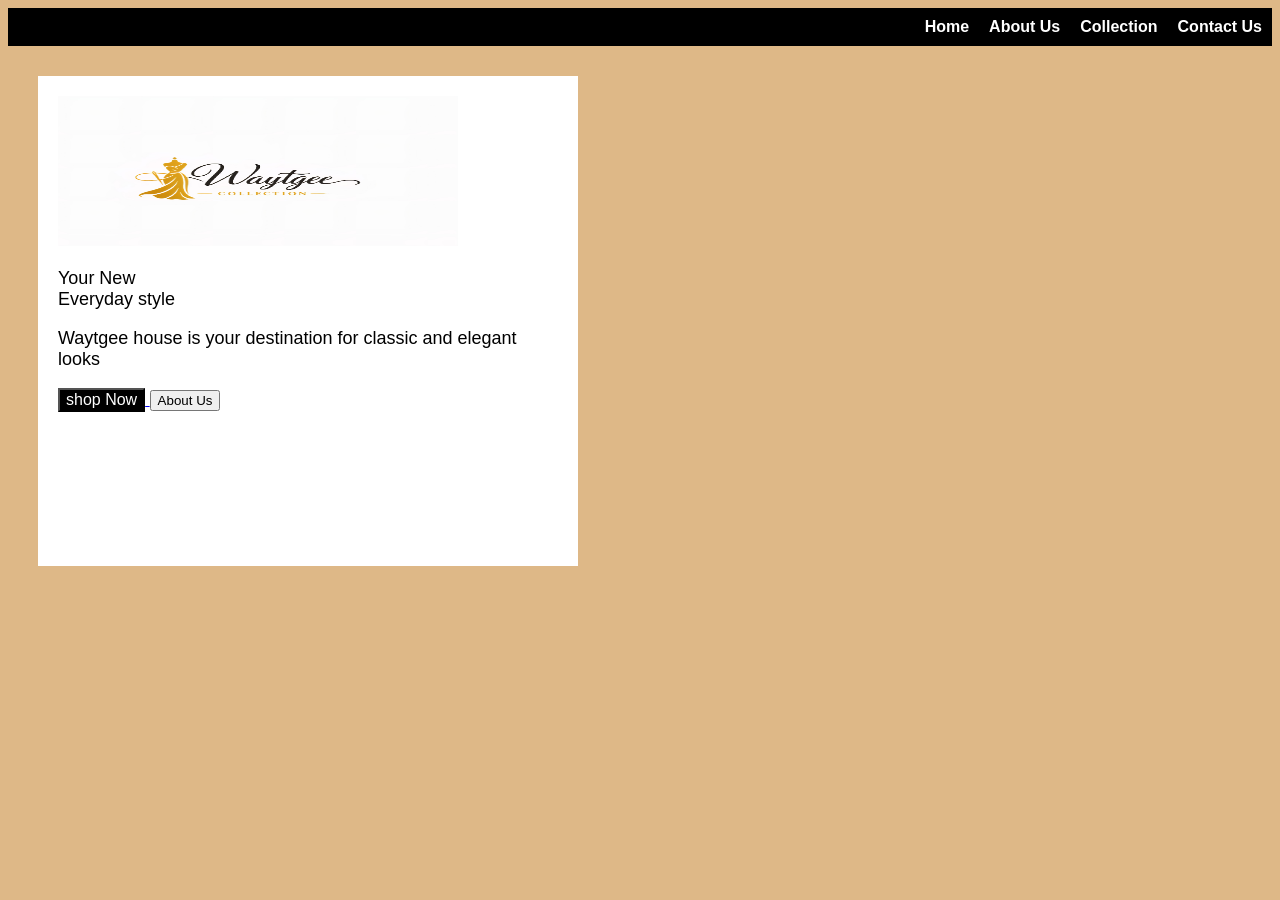
<file: wayt/index.html>
<!DOCTYPE html>
<html>
    <head>
        <title>WAYTGEE COLLECTION</title>
    
     <meta charset="UTF-8">
        <meta name="viewport"content="width=device-width, initial-scale=1.0">
    <meta property="og:title" content="Waytgee Collection">
    <meta property="og:type" content="website">
    <meta property="og:url" content="https://NGELANIJA">
    <meta property="og:image" content="bg hotel.jpg">
    <meta property="og:description" content="duuh">
    <meta property="og:locale" content="en-us">
    <link rel="stylesheet" href="grace.css">
    </head>
    <body>
         <nav>
            <a href="index.html">Home</a>
                <a href="About Us.html">About Us</a>
                <a href="Collection.html">Collection</a>
                 <a href="Contact Us.html">Contact Us</a>
            </nav>
            <div class="container">
        <div class="front">
            <img src="pic/logo.jpg" width="80%" height="150px" >
            <p>Your New <br> Everyday style</p>
            <p>Waytgee house is your destination for classic and elegant looks</p>
            <a href="Collection.html">
            <button id="first"> shop Now</button>
            </a>
            <a href="About Us.html">
            <button id="second"> About Us</button>
            </a>
            </div>
    </body>
</html>
</file>
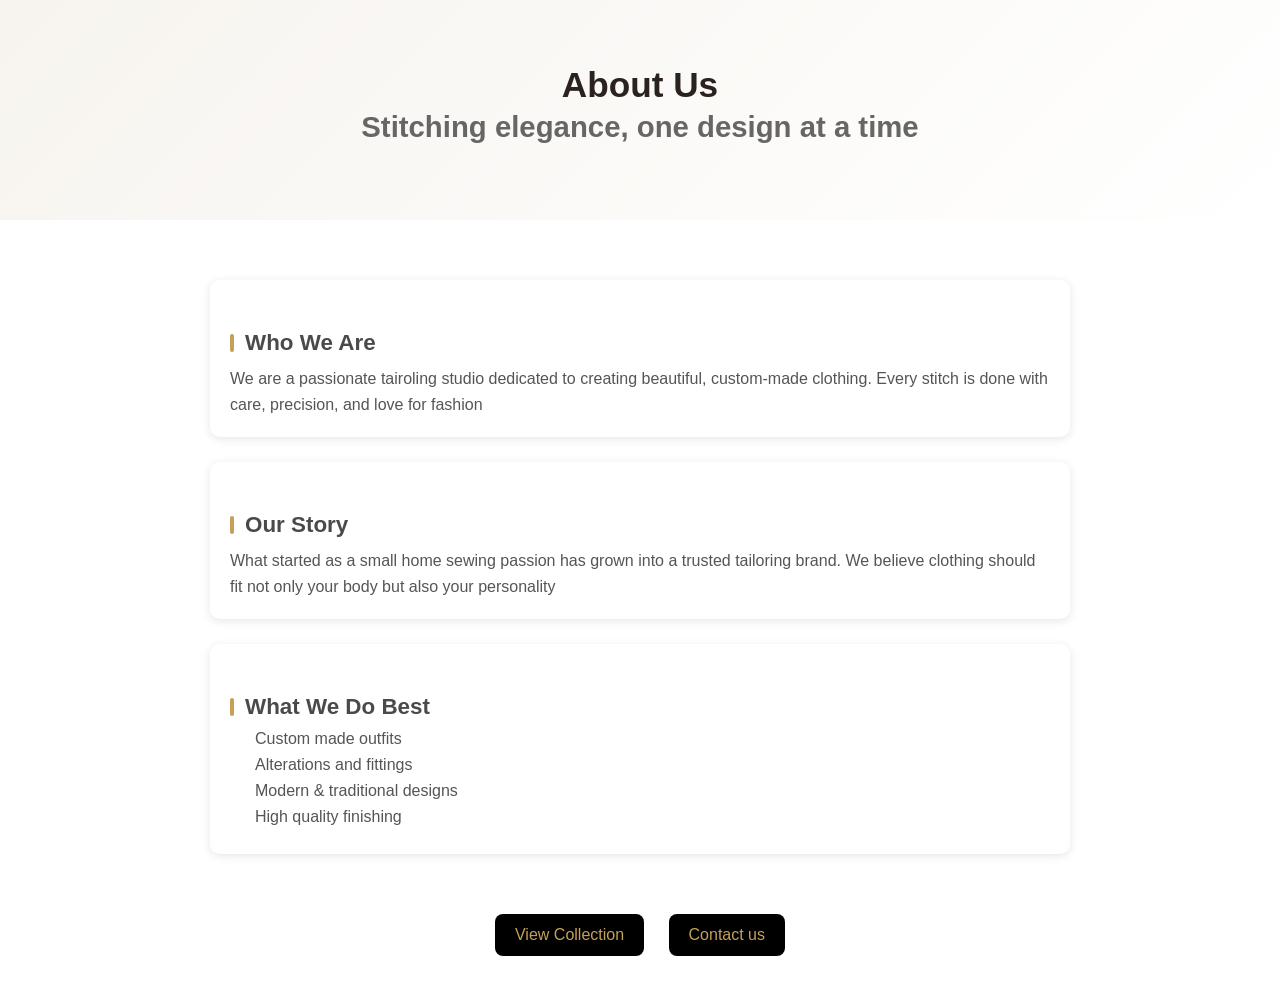
<file: About Us.html>
<!DOCTYPE html>
<html lang="en">

<head>
    <meta charset="UTF-8">
    <meta name="viewport" content="width=device-width, initial-scale=1.0">
    <title>
        About Us.
    </title>
    <link rel="stylesheet" href="grace.css">
</head>

<body>
    <div class="hero">
        <h1>About Us <br> <small>Stitching elegance, one design at a time</small></h1>
    </div>
    <div class="cont">
        <div class="box">
            <h2>Who We Are</h2>
            <p> We are a passionate tairoling studio dedicated to creating beautiful, custom-made clothing. Every stitch
                is done with care, precision, and love for fashion</p>
        </div>

        <div class="box">
            <h2>Our Story</h2>
            <p>What started as a small home sewing passion has grown into a trusted tailoring brand. We believe clothing
                should fit not only your body but also your personality</p>
        </div>
        <div class="box">
            <h2>What We Do Best</h2>
            <ul class="about-list">
                <li>Custom made outfits</li>
                <li>Alterations and fittings</li>
                <li>Modern & traditional designs</li>
                <li>High quality finishing</li>
            </ul>
        </div>
        <div class="cta">
            <a href="Collection.html">View Collection</a>
            <a href="Contact Us.html">Contact us</a>
        </div>
    </div>
</body>

</html>
</file>
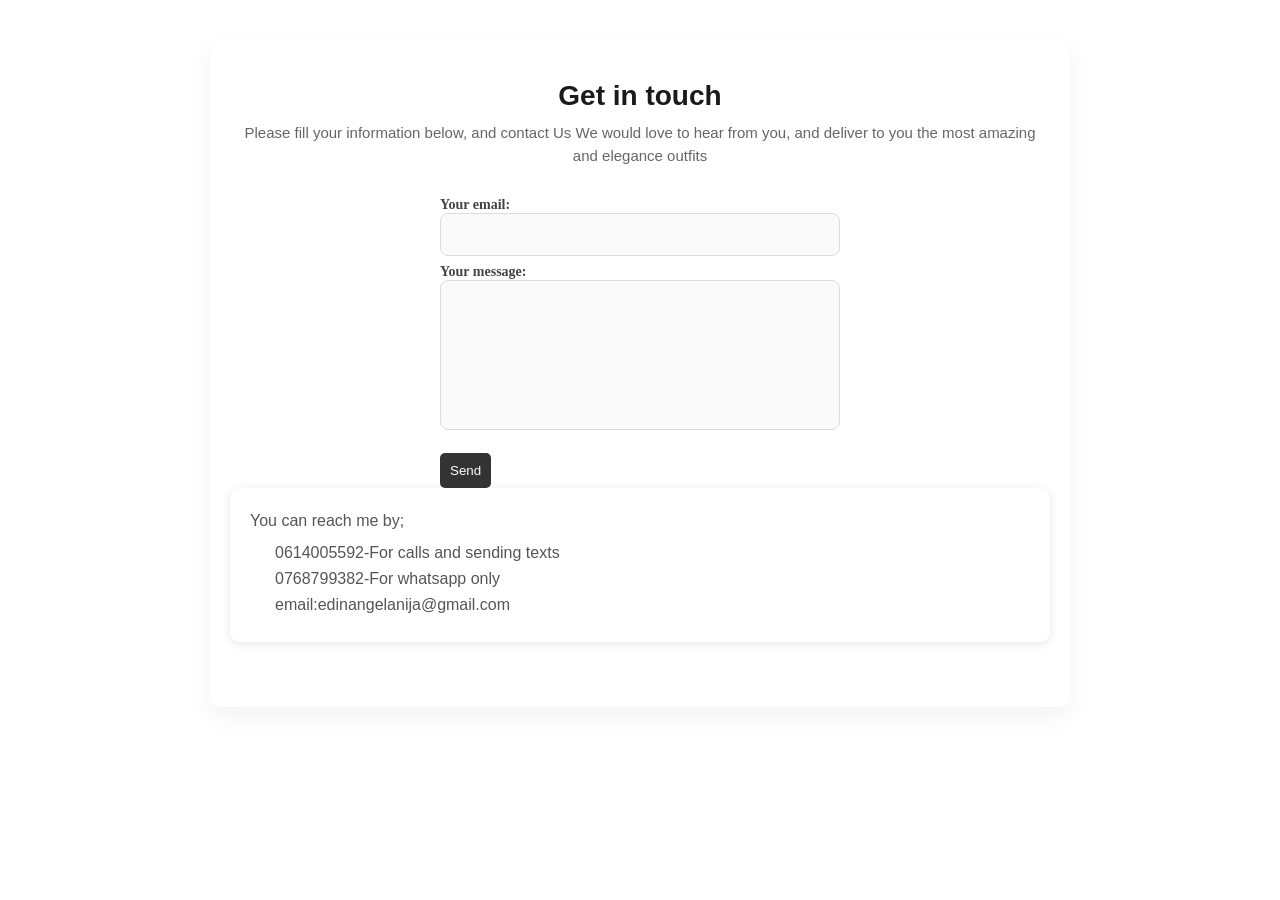
<file: Contact Us.html>
<!DOCTYPE html>
<html lang="en">

<head>
    <meta charset="UTF-8">
    <meta name="viewport" content="width=device-width, initial-scale=1.0">
    <title> Contact Us</title>
    <link rel="stylesheet" href="grace.css">
</head>

<body>
    <main class="about-container">
        <section class="contact-card">
            <div class="contact-header">
                <h1> Get in touch</h1>
                <p>Please fill your information below, and contact Us
                    We would love to hear from you, and deliver to you the most amazing and elegance outfits
                </p>
            </div>
            <div class="container3">
                <form action="https://formspree.io/f/xqevlnjg" method="post" class="contact-form">
                    <label>
                        Your email:
                        <input type="email" name="email">
                    </label>
                    <label>
                        Your message:
                        <textarea name="message"></textarea>
                    </label>
                    <button type="submit">Send</button>
                </form>
            </div>
            <div class="box">
                <p> You can reach me by;</p>
                <ul class="about-list">
                    <li>0614005592-For calls and sending texts</li>
                    <li>0768799382-For whatsapp only</li>
                    <li>email:edinangelanija@gmail.com</li>
                </ul>
            </div>
        </section>

    </main>

</body>

</html>
</file>
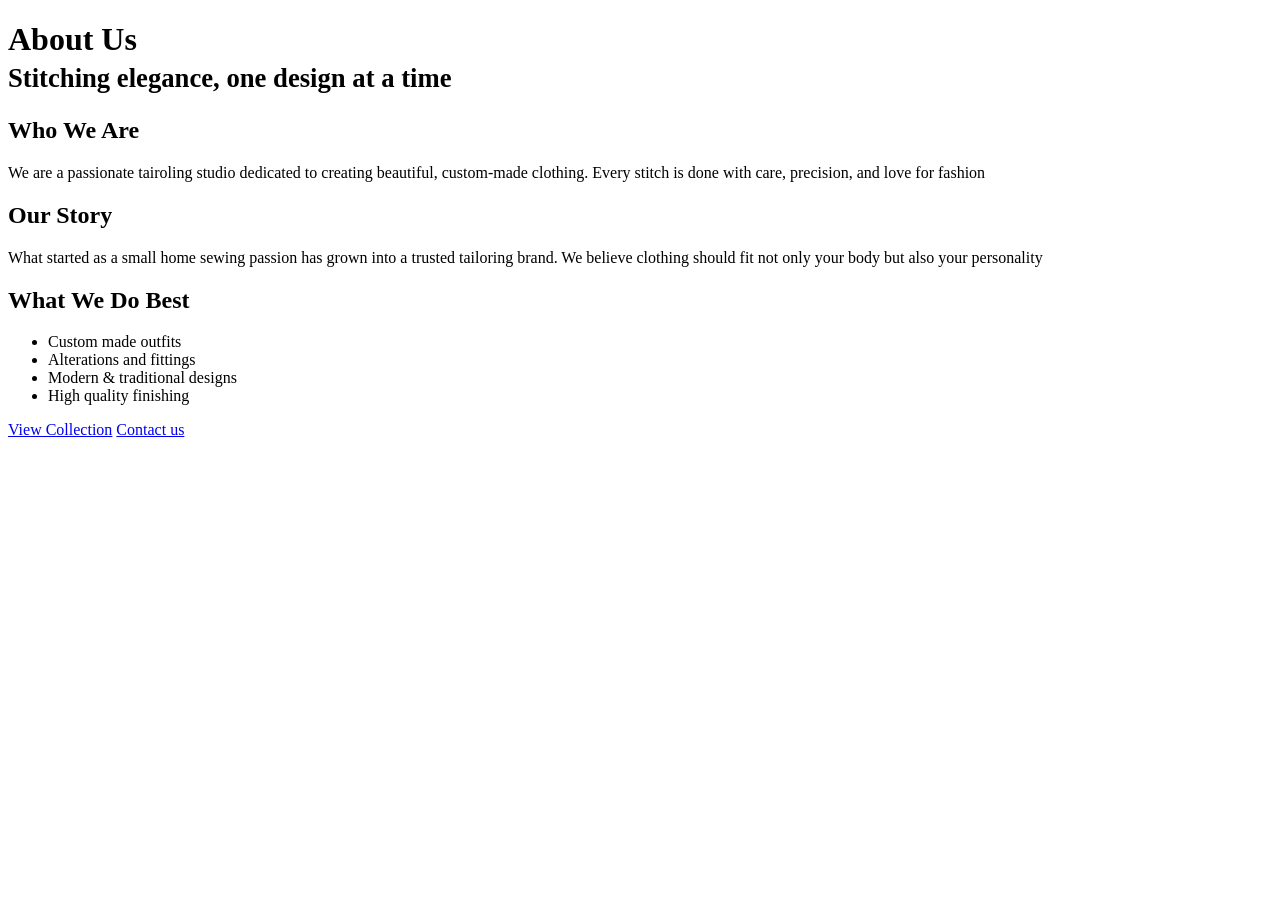
<file: wayt/About Us.html>
<!DOCTYPE html>
<html lang="en">
    <head>
        <meta charset="UTF-8">
        <meta name="viewport"content="width=device-width, initial-scale=1.0">
        <title>
About Us.
        </title>
    </head>
    <body>
<div class="hero">
    <h1>About Us <br> <small>Stitching elegance, one design at a time</small></h1>
</div>
<div class="cont">
    <div class="box">
    <h2>Who We Are</h2>
    <p> We are a passionate tairoling studio dedicated to creating beautiful, custom-made clothing. Every stitch is done with care, precision, and love for fashion</p>
    </div>

<div class="box">
    <h2>Our Story</h2>
    <p>What started as a small home sewing passion has grown into a trusted tailoring brand. We believe clothing should fit not only your body but also your personality</p>
</div>
<div class="box">
    <h2>What We Do Best</h2>
    <ul>
        <li>Custom made outfits</li>
        <li>Alterations and fittings</li>
        <li>Modern & traditional designs</li>
        <li>High quality finishing</li>
    </ul>
</div>
<div class="cta">
    <a href="Collection.html">View Collection</a>
    <a href="Contact Us.html">Contact us</a>
</div>
</div>
    </body>
</html>
</file>
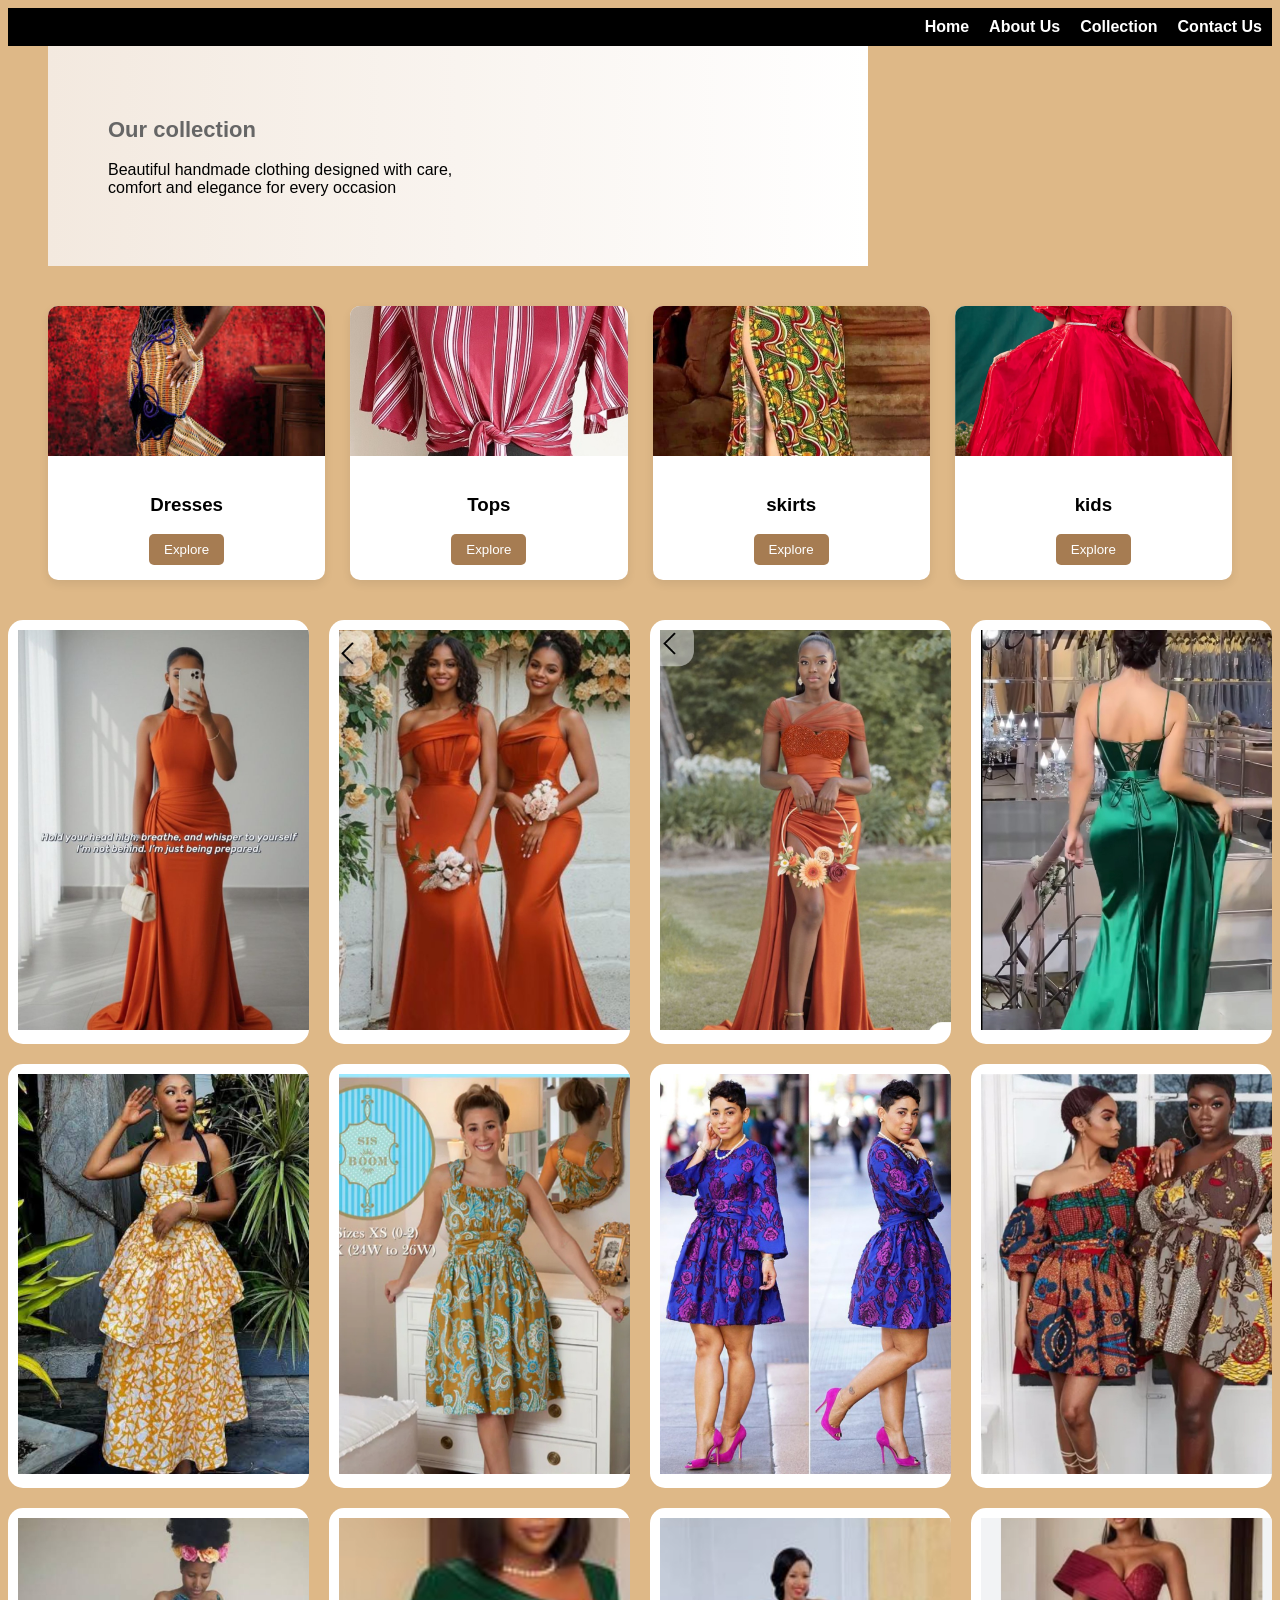
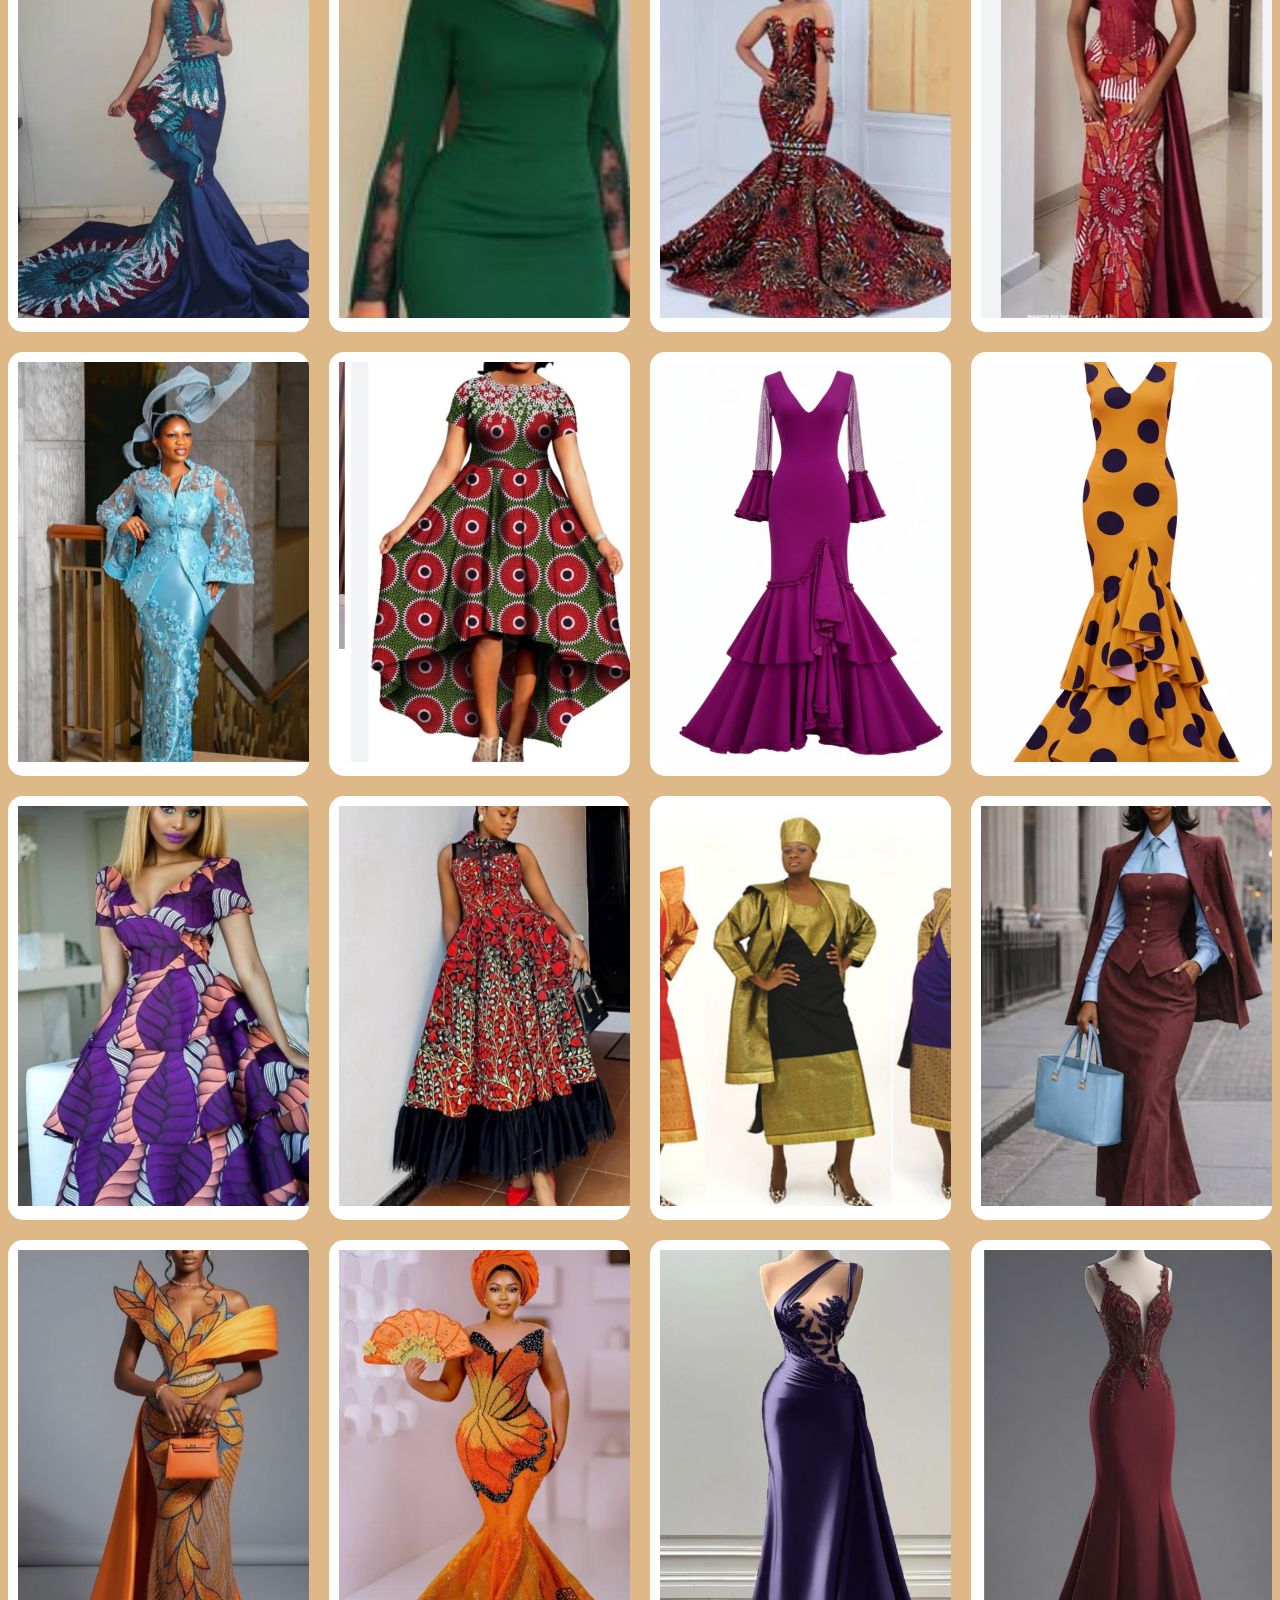
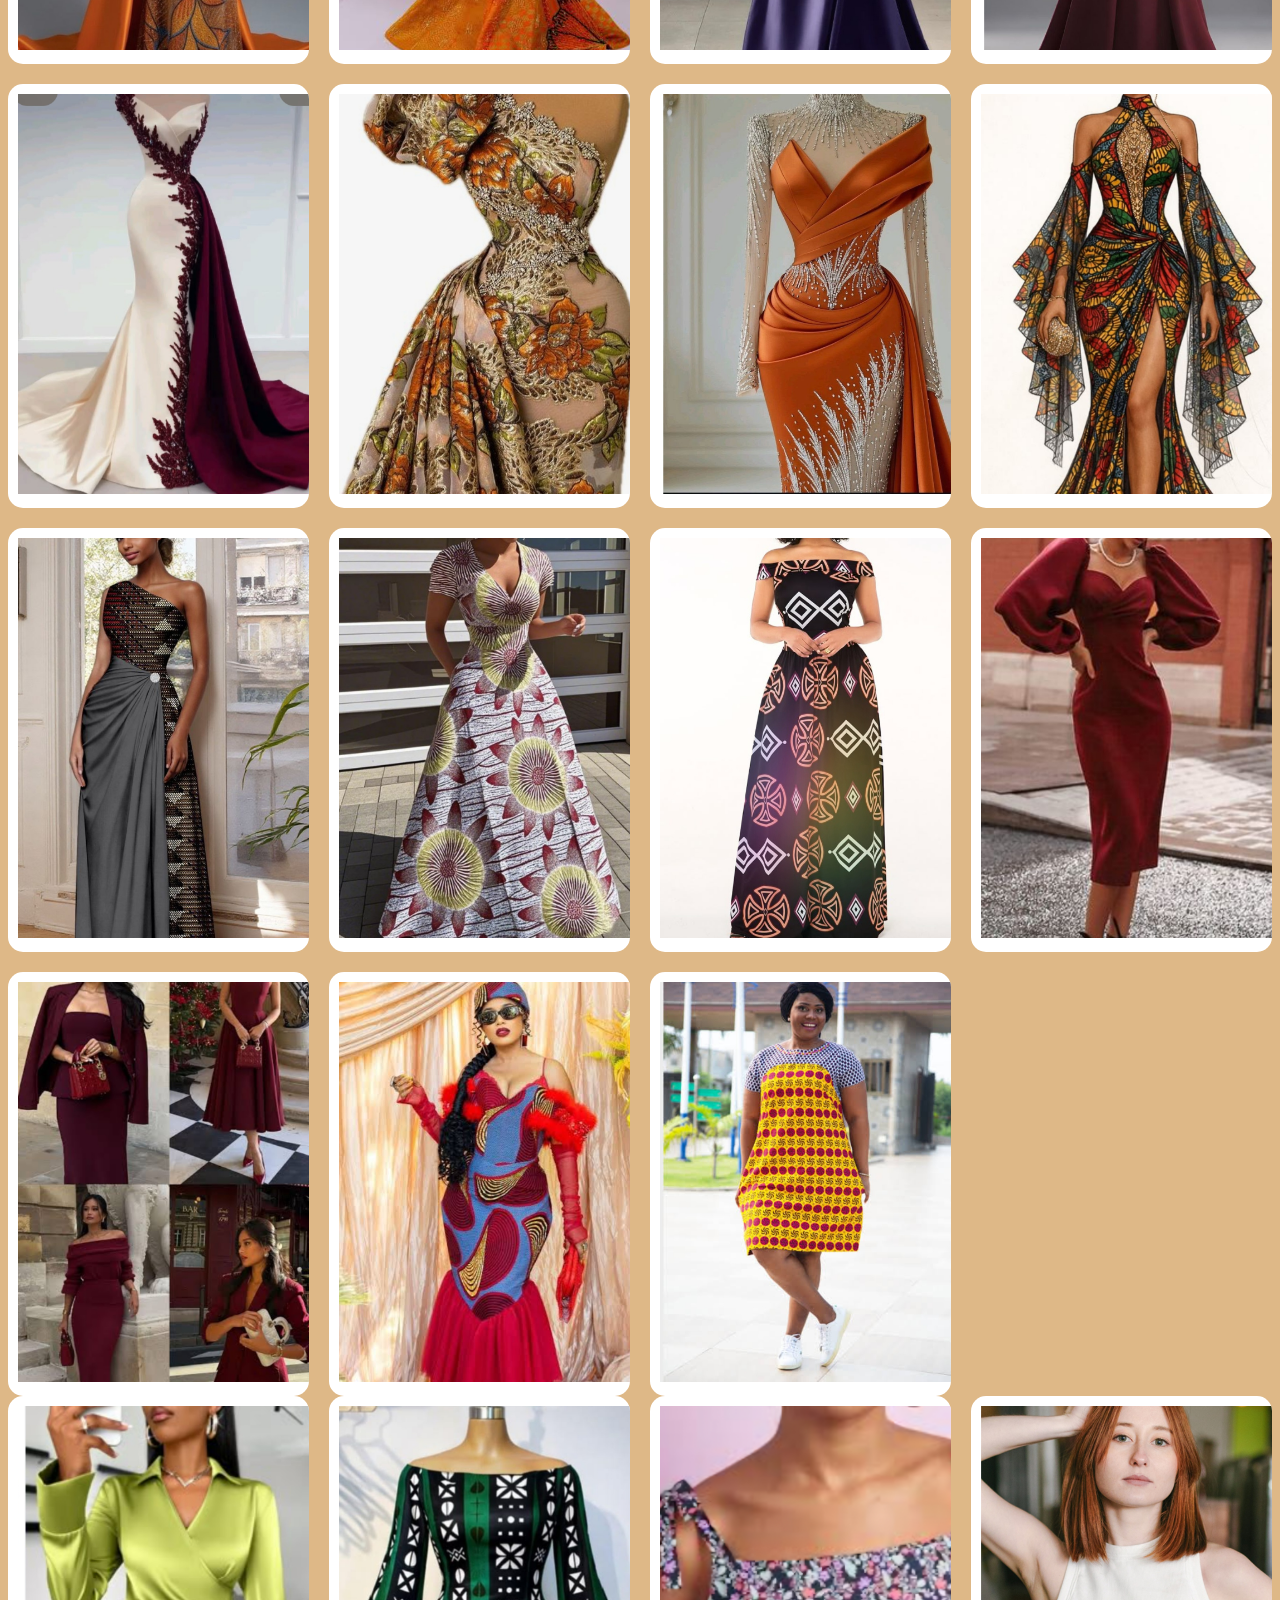
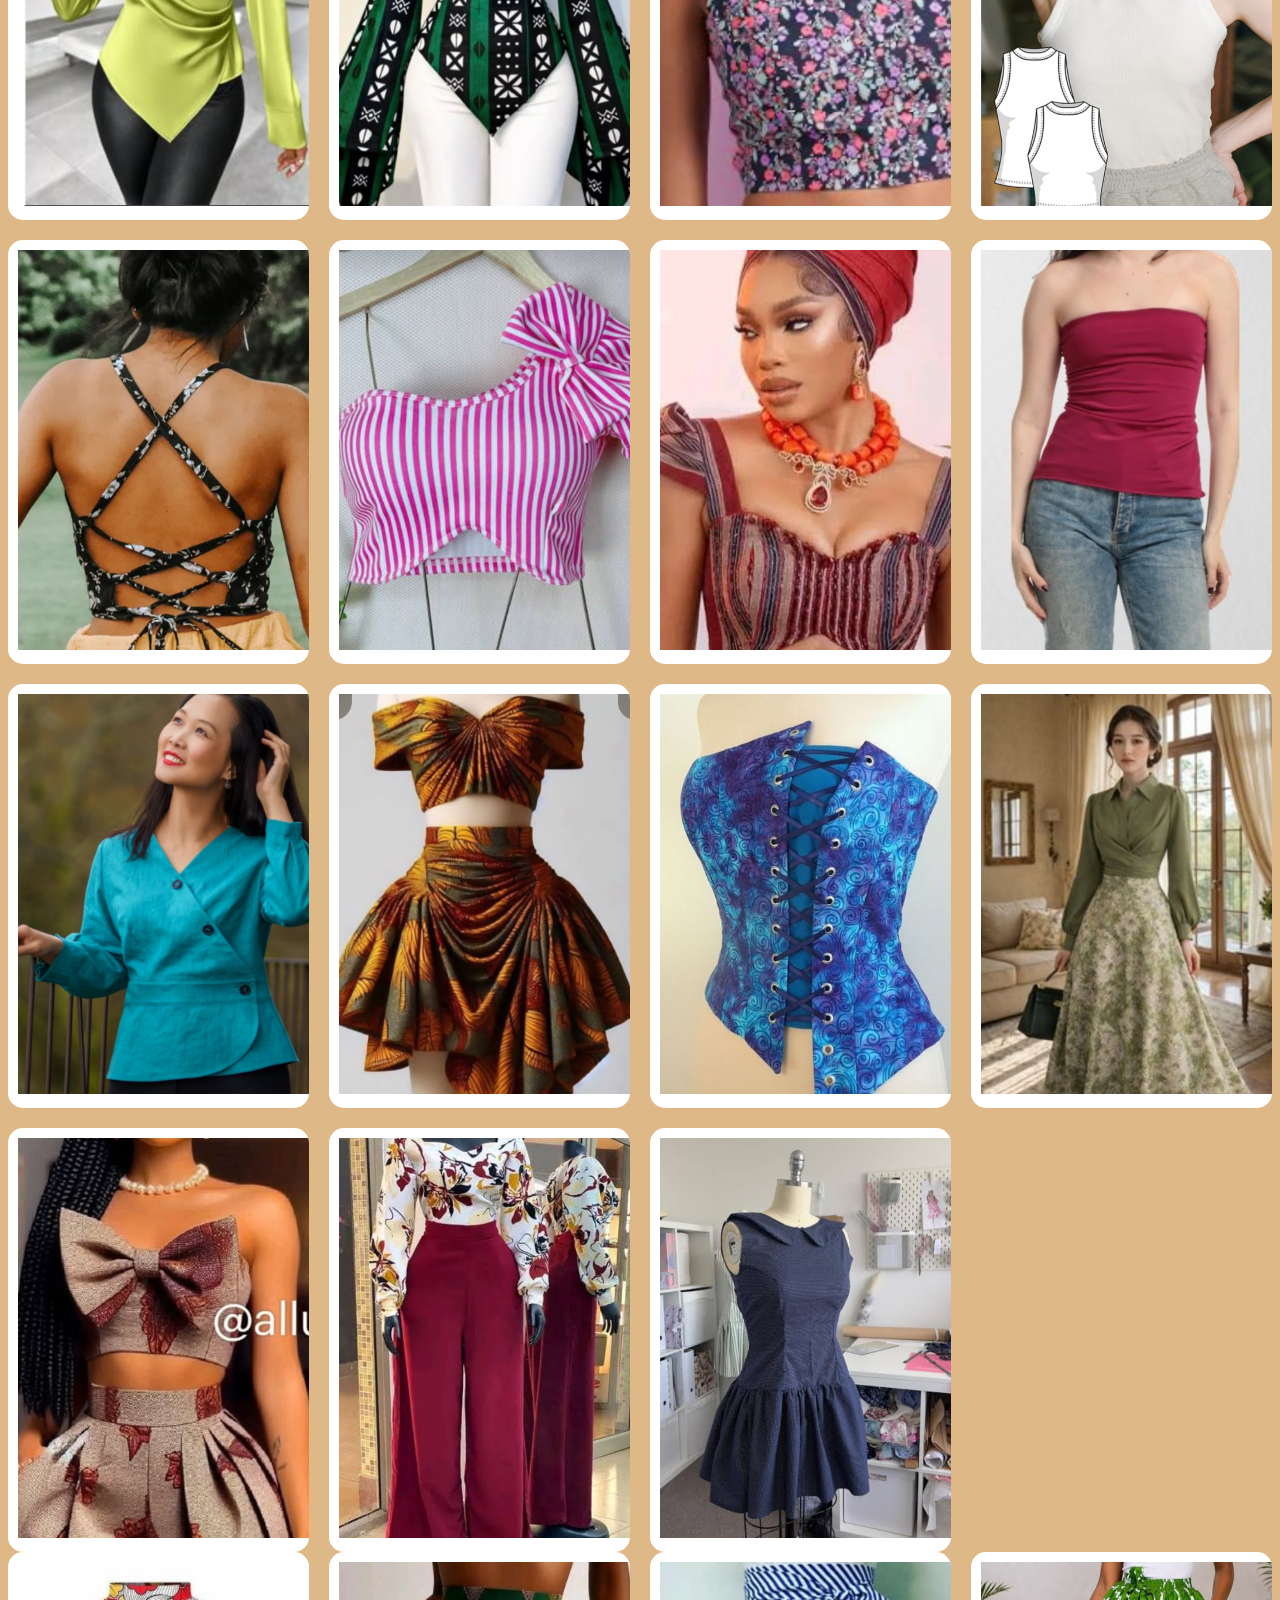
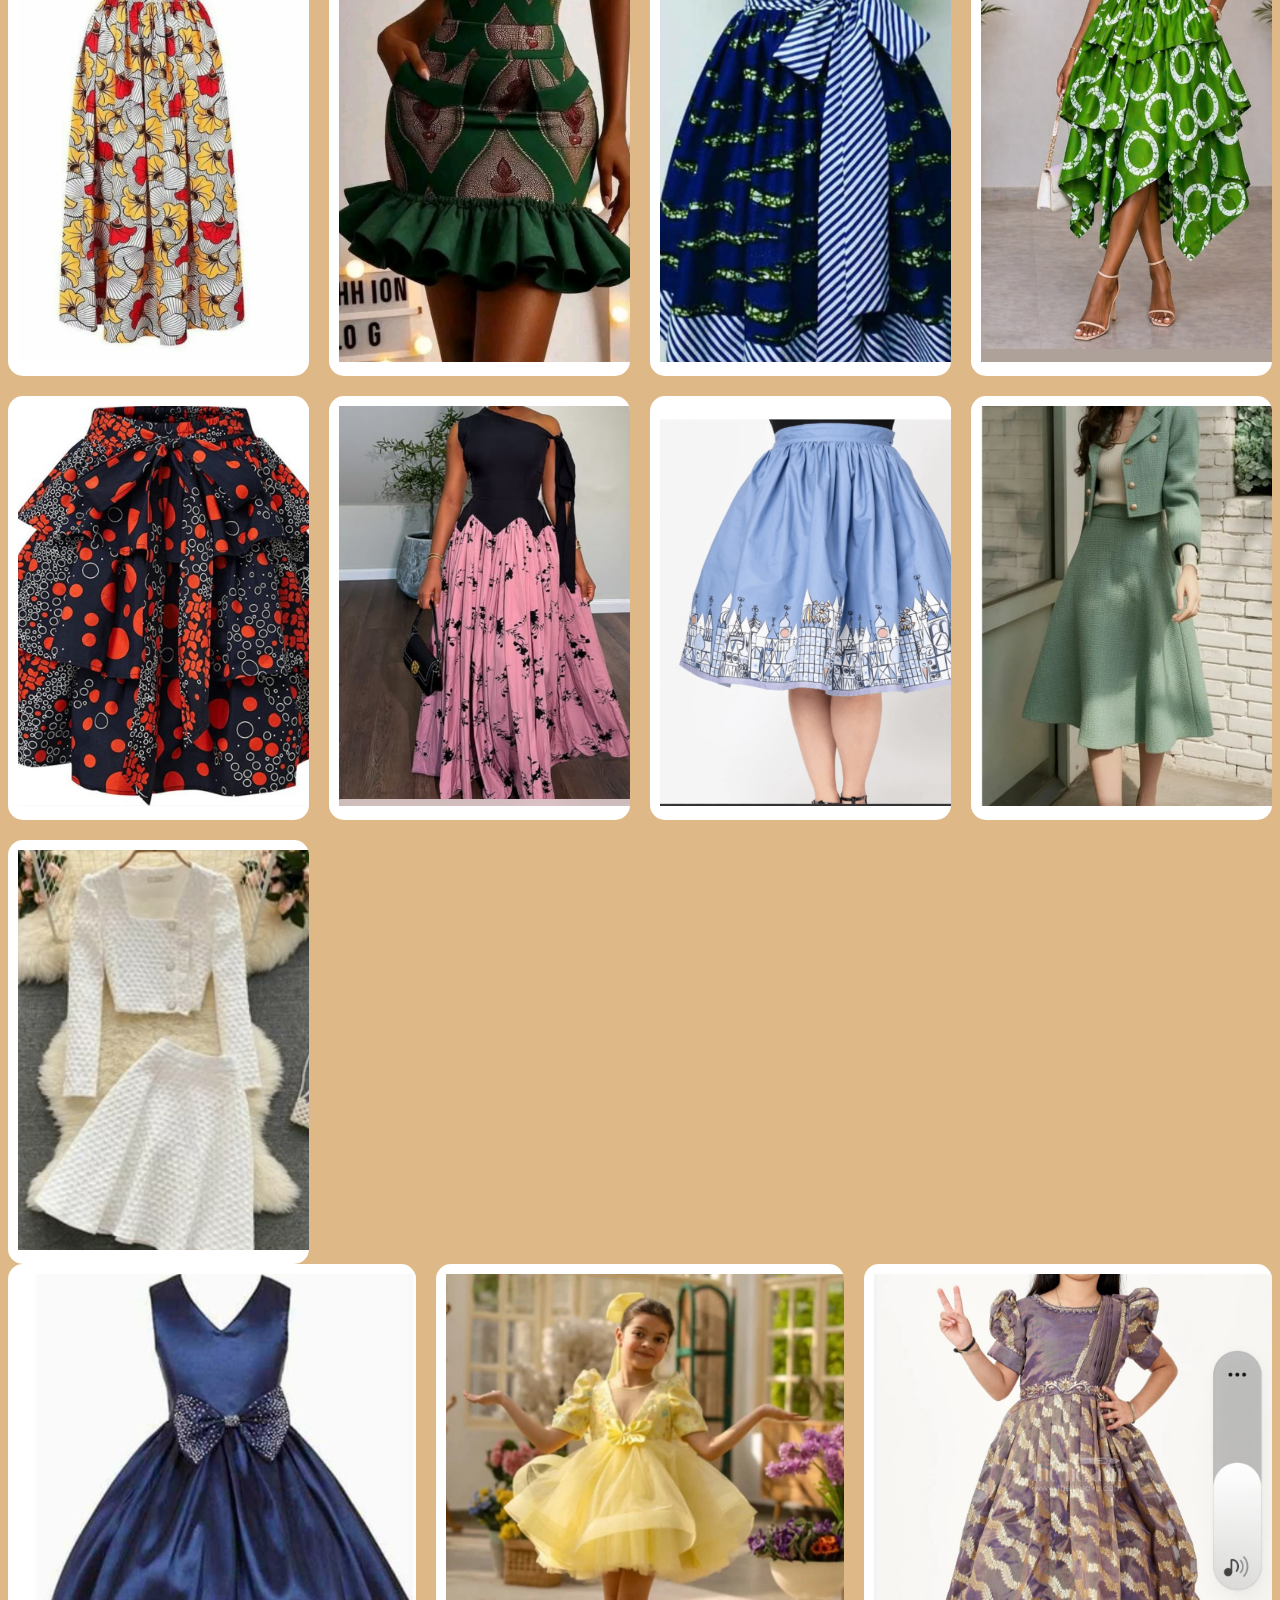
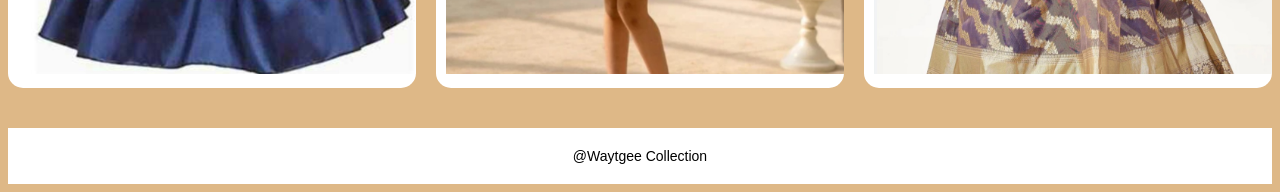
<file: wayt/Collection.html>
<!DOCTYPE html>
<html>
    <head>
        <meta charset="UTF-8">
        <meta name="viewport"content="width=device-width, initial-scale=1.0">
        <title>

        </title>
        <link rel="stylesheet" href="grace.css">
    </head>
    <body>
 <nav>
    <a href="index.html">Home</a>
                <a href="About Us.html">About Us</a>
                <a href="Collection.html">Collection</a>
                 <a href="Contact Us.html">Contact Us</a>
            </nav>
            <section class="hero">
                <div class="hero-text">
                    <h1>Our collection</h1>
                    <p>Beautiful handmade clothing designed with care, comfort and elegance for every occasion</p>
                </div>
                <div class="hero-image"></div>
            </section>
            <section class="collection">
                <div class="card">
                <img src="pic/dress1.jpg">
                <div class="card-content">
                    <h3>Dresses</h3>
                    <a href="#dress-gallery">
                    <button>Explore</button>
                    </a>
                </div>
                </div>
                <div class="card">
                <img src="pic/top1.jpg">
                <div class="card-content">
                    <h3>Tops</h3>
                    <a href="#tops-gallery">
                    <button>Explore</button>
                    </a>
                </div>
                </div>
                <div class="card">
                <img src="pic/skirt1.jpg">
                <div class="card-content">
                    <h3>skirts</h3>
                    <a href="#skirts-gallery">
                    <button>Explore</button>
                    </a>
                </div>
                </div>
                <div class="card">
                <img src="pic/kid1.jpg">
                <div class="card-content">
                    <h3>kids</h3>
                    <a href="#kids-gallery">
                    <button>Explore</button>
                    </a>
                </div>
                </div>
            </section>
            <section id="dress-gallery">
                <div class="card2">
                <div class="card1">
                <img src="pic/dress2.jpg">
                </div>
                <div class="card1">
                <img src="pic/dress3.jpg">
                </div>
                <div class="card1">
                <img src="pic/dress4.jpg">
                </div>
                <div class="card1">
                <img src="pic/dress5.jpg">
                </div>
                <div class="card1">
                <img src="pic/dress6.jpg">
                </div>
                <div class="card1">
                <img src="pic/dress7.jpg">
                </div>
                 <div class="card1">
                <img src="pic/dress9.jpg">
                </div>
                 <div class="card1">
                <img src="pic/dress10.jpg">
                </div>
                 <div class="card1">
                <img src="pic/dress11.jpg">
                </div>
                 <div class="card1">
                <img src="pic/dress12.jpg">
                </div>
                 <div class="card1">
                <img src="pic/dress13.jpg">
                </div>
                 <div class="card1">
                <img src="pic/dress14.jpg">
                </div>
                 <div class="card1">
                <img src="pic/dress15.jpg">
                </div>
                 <div class="card1">
                <img src="pic/dress16.jpg">
                </div>
                 <div class="card1">
                <img src="pic/dress17.jpg">
                </div>
                 <div class="card1">
                <img src="pic/dress18.jpg">
                </div>
                 <div class="card1">
                <img src="pic/dress19.jpg">
                </div>
                 <div class="card1">
                <img src="pic/dress20.jpg">
                </div>
                 <div class="card1">
                <img src="pic/dress21.jpg">
                </div>
                  <div class="card1">
                <img src="pic/dress22.jpg">
                </div>
                  <div class="card1">
                <img src="pic/dress23.jpg">
                </div>
                  <div class="card1">
                <img src="pic/dress24.jpg">
                </div>
                  <div class="card1">
                <img src="pic/dress25.jpg">
                </div>
                  <div class="card1">
                <img src="pic/dress26.jpg">
                </div>
                  <div class="card1">
                <img src="pic/dress27.jpg">
                </div>
                  <div class="card1">
                <img src="pic/dress28.jpg">
                </div>
                  <div class="card1">
                <img src="pic/dress29.jpg">
                </div>
                  <div class="card1">
                <img src="pic/dress30.jpg">
                </div>
                  <div class="card1">
                <img src="pic/dress31.jpg">
                </div>
                  <div class="card1">
                <img src="pic/dress32.jpg">
                </div>
                  <div class="card1">
                <img src="pic/dress33.jpg">
                </div>
                  <div class="card1">
                <img src="pic/dress34.jpg">
                </div>
                  <div class="card1">
                <img src="pic/dress35.jpg">
                </div>
                  <div class="card1">
                <img src="pic/dress36.jpg">
                </div>
                  <div class="card1">
                <img src="pic/dress37.jpg">
                </div>
                </div>
            </section>
            <section id="tops-gallery">
                <div class="card2">
                <div class="card1">
                <img src="pic/top2.jpg">
                </div>
                 <div class="card1">
                <img src="pic/top3.jpg">
                </div>
                 <div class="card1">
                <img src="pic/top4.jpg">
                </div>
                 <div class="card1">
                <img src="pic/top5.jpg">
                </div>
                 <div class="card1">
                <img src="pic/top6.jpg">
                </div>
                 <div class="card1">
                <img src="pic/top7.jpg">
                </div>
                 <div class="card1">
                <img src="pic/top8.jpg">
                </div>
                 <div class="card1">
                <img src="pic/top9.jpg">
                </div>
                 <div class="card1">
                <img src="pic/top10.jpg">
                </div>
                 <div class="card1">
                <img src="pic/top11.jpg">
                </div>
                 <div class="card1">
                <img src="pic/top12.jpg">
                </div>
                 <div class="card1">
                <img src="pic/top13.jpg">
                </div>
                 <div class="card1">
                <img src="pic/top14.jpg">
                </div>
                 <div class="card1">
                <img src="pic/top15.jpg">
                </div>
                 <div class="card1">
                <img src="pic/top16.jpg">
                </div>
                </div>
            </section>
             <section id="skirts-gallery">
                <div class="card2">
                <div class="card1">
                <img src="pic/skirt2.jpg">
                </div>
                <div class="card1">
                <img src="pic/skirt3.jpg">
                </div>
                <div class="card1">
                <img src="pic/skirt4.jpg">
                </div>
                <div class="card1">
                <img src="pic/skirt5.jpg">
                </div>
                <div class="card1">
                <img src="pic/skirt6.jpg">
                </div>
                <div class="card1">
                <img src="pic/skirt7.jpg">
                </div>
                <div class="card1">
                <img src="pic/skirt8.jpg">
                </div>
                <div class="card1">
                <img src="pic/skirt9.jpg">
                </div>
                <div class="card1">
                <img src="pic/skirt10.jpg">
                </div>
                </div>
             </section>
             <section id="kids-gallery">
                <div class="card2">
                <div class="card1">
                <img src="pic/kid2.jpg">
                </div>
                <div class="card1">
                <img src="pic/kid3.jpg">
                </div>
                <div class="card1">
                <img src="pic/kid4.jpg">
                </div>
                </div>
             </section>
            <footer>
                @Waytgee Collection
            </footer>
    </body>
</html>
</file>
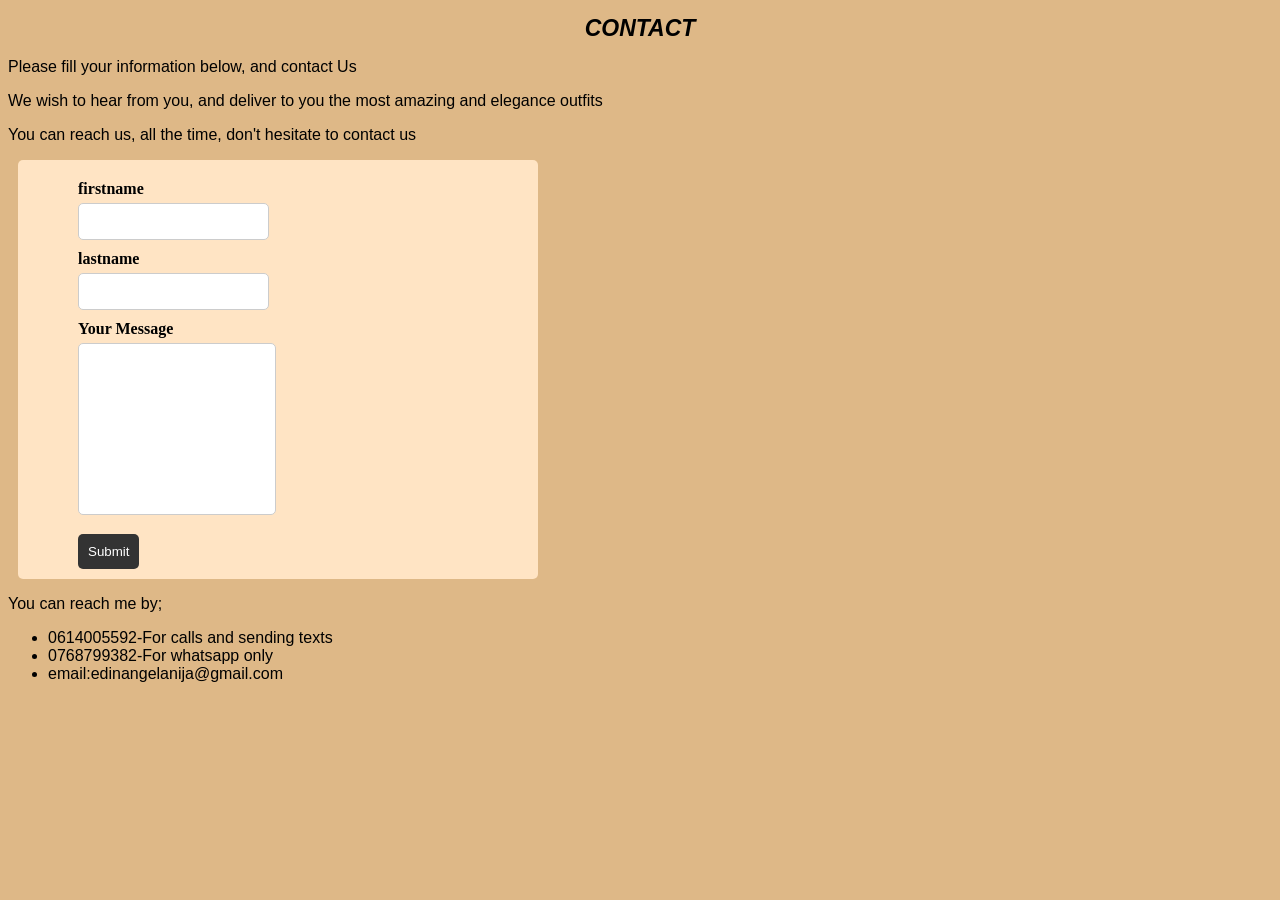
<file: wayt/Contact Us.html>
<!DOCTYPE html>
<html lang="en">
    <head>
        <meta charset="UTF-8">
        <meta name="viewport"content="width=device-width, initial-scale=1.0">
        <title></title>
        <link rel="stylesheet" href="grace.css">
    </head>
    <body>
         <main class="about-container">
            <h1 style="font-size: 23px; text-align: center;"> <i>CONTACT </i></h1>
            <p>Please fill your information below, and contact Us</p>
        We wish to hear from you, and deliver to you the most amazing and elegance outfits
        <p>You can reach us, all the time, don't hesitate to contact us</p>
        <div class="container3">
<form action="contact " method="post" class="contact-form">
    <label for="firstname">firstname</label>
    <input type="text" id="name" name="firstname"required><br>
    <label for="lastname">lastname</label>
    <input type="text" id="name" name="lastname"required><br>
<label> Your Message</label>
    <textarea id="message" required></textarea><br>
    <button type="submit">Submit</button>
</form>
</div>
<p> You can reach me by;</p>
           <ul>
            <li>0614005592-For calls and sending texts</li>
            <li>0768799382-For whatsapp only</li>
            <li>email:edinangelanija@gmail.com</li>
            </ul>

        </main>
        <script src="grace.js"></script>
    </body>
</html>
</file>
<file: wayt/grace.css>
body{
font-family: 'Gill Sans', 'Gill Sans MT', Calibri, 'Trebuchet MS', sans-serif;
background-color: burlywood;
}
.front{
    width: 500px;
    height: 450px;
    margin: 30px;
    padding: 20px;
    background-color: white;
    color: black;
    
}
.sido{
    margin: 30px;
}
#first{
    text-align: center;
    font-size: medium;
    font-weight: 400;
    background-color: black;
    color: white;
}
nav{
    background-color: black;
    padding: 10px;
    display: flex;
    justify-content: flex-end;
    gap: 20px;
}
nav a{
    color: white;
    text-decoration: none;
    font-weight: bold;
}
nav a:hover{
    text-decoration: underline;
}
.container{
    position: relative;
    display: flex;
}
.container p{
    font-size: large;
}
footer{
    text-align: center;
    padding: 20px;
    background: white;
    margin-top: 40px;
    font-size: 14px;
}
.collection{
    padding: 40px;
    display: grid;
    grid-template-columns: repeat(auto-fit,minmax(120px, 1fr));
    gap: 25px;
}
.card{
    background: white;
    border-radius: 10px;
    overflow: hidden;
    box-shadow: 0 4px 10px rgba(0, 0, 0, 0.08);
    transition: 0.3s;
}
.card:hover{
    transform: translateY(-5px);
}
.card img{
    width: 100%;
    height: 150px;
    object-fit: cover;
}
.card-content{
    padding: 15px;
    text-align: center;
}
.card-content button{
    padding: 8px 15px;
    border: none;
    color: white;
    background: #a67c52;
    border-radius: 5px;
    cursor: pointer;
}
.card-content button:hover{
    background: #8b633f;
}
.card2{
    display: grid;
     grid-template-columns: repeat(auto-fit,minmax(250px, 1fr));
    gap: 20px;
}
.card1{
    background: #fff;
    border-radius: 15px;
    overflow: hidden;
}
.card1 img{
  width: 100%;
    height: 400px;
    object-fit: cover;
    padding: 10px;
}  
.hero{
    display: flex;
    align-items: center;
    justify-content: space-between;
    padding: 60px;
    background: linear-gradient(to right, #f3e9df, #ffffff);
    width: 700px;
    height: 100px;
    margin-left: 40px;
}
.hero-text{
    max-width: 50%;
}
.hero-text h1{
    font-size: 22px;
    color: #666;
}
.hero-image{
    width: 40%;
    height: 300px;
    border-radius:10px
}
.cta{
    text-align: center;
    margin-top: 40px;
}
.cta a{
    background: black;
    color: white;
    padding: 12px 20px;
    border-radius: 8px;
    margin: 10px;
    display: inline-block;
}
.box{
    background: white;
    padding: 20px;
    margin-top: 2opx;
    border-radius: 10px;
    box-shadow: 0 2px 10px rgba(0, 0, 0, 0.1);
}
h2{
    color: #222;
    margin-top: 30px;
}
.cont{
    max-width: 900px;
    margin: auto;
    padding: 30px;
}
.container3{
    margin: 10px;
    padding: 10px;
    width: 500px;
    background-color: bisque;
    color: black;
    border-radius: 5px;
    display: flex;
    justify-content: center;
    align-items: center;

}
.contact-form{
      width: 90%;
    max-width: 400px;
    margin: 0 auto;
    color: black;
    font-family: 'poppins';
    column-gap: 20px;
}
.contact-form label{
    margin-top: 10px;
    margin-bottom: 5px;
    font-weight: bold;
    display: block;
}
.contact-form input,
.contact-form textarea{
    padding: 10px;
    border: 1px solid #ccc;
    border-radius: 5px;
    outline: none;
}
.contact-form textarea{
    height: 150px;
    resize: none;
}
.contact-form button{
    margin-top: 15px;
    padding: 10px;
    border: none;
    background: #333;
    color: white;
    border-radius: 5px;
    cursor: pointer;
}
.contact-form button:hover{
    background: #555;
}
</file>
<file: grace.css>
body {
    font-family: 'Poppins', 'Gill Sans', sans-serif;
    background-color: cream;
    color: #f5f5f5;
    margin: 0;
    padding: 0;
}

* {
    margin: 0;
    padding: 0;
    box-sizing: border-box;
    scroll-behavior: smooth;
}

a {
    text-decoration: none;
    color: inherit;
}

.section {
    padding: 6rem 0;
}

.front {
    width: 500px;
    height: 450px;
    margin: 30px;
    padding: 20px;
    background-color: white;
    color: black;

}

.sido {
    margin: 30px;
}

#first {
    text-align: center;
    font-size: medium;
    font-weight: 600;
    background-color: #ffffff;
    color: #000000;
    border: none;
    padding: 12px 25px;
    border-radius: 30px;
    cursor: pointer;
    display: flex;
    align-items: center;
    gap: 10px;
    transition: transform 0.3s, background 0.3s;
}

#first:hover {
    background: #e0e0e0;
    transform: translateY(-2px);
}

.trial {
    display: flex;
    gap: 20px;
    margin-top: 30px;
    text-align: center;
    padding-left: 60px;
}

.btn-primary,
.btn-outline {
    background: linear-gradient(135deg, #f39c12, #d35400);
    color: #ffffff;
    border: none;
    padding: 12px 28px;
    border-radius: 30px;
    font-weight: 600;
    font-size: 15px;
    text-decoration: none;
    text-transform: uppercase;
    transition: all 0.3 ease;
    box-shadow: 0 4px 15px rgba(243, 156, 18, 0.4);
    display: inline-block;
    text-align: center;
}

.btn-primary:hover,
.btn-outline:hover {
    box-shadow: 0 6px 20px rgba(243, 156, 18, 0.6);
    transform: scale(1.03);
    color: #ffffff;
}

.social-icons {
    display: flex;
    gap: 15px;
    margin-top: 40px;
}

.social-icons a {
    color: #a0a0a0;
    font-size: 16px;
    transition: color 0.3s;
    text-decoration: none;
}

.social-icons a:hover {
    color: #ffffff
}

nav {
    background-color: rgba(255, 255, 255, 0.9);
    backdrop-filter: blur(10px);
    padding: 15px 5%;
    display: flex;
    justify-content: space-between;
    align-items: center;
    gap: 2vw;
    width: 100%;
    flex-wrap: wrap;
    position: sticky;
    top: 0;
    z-index: 1000;
}

nav a {
    color: black;
    text-decoration: none;
    font-weight: bold;
}

nav a:hover {
    text-decoration: underline;
}

.nav-links,
nav ul {
    display: none;
    flex-direction: column;
    position: absolute;
    top: 70px;
    left: 0;
    width: 100%;
    background-color: #1a1a1a;
    padding: 20px 0;
    box-align: center;
    box-align: center;
    border-bottom: 1px solid rgba(197, 160, 89, 0.2);
}

.nav-links.active,
nav ul.active {
    display: flex;
}

.nav ul li {
    text-align: center;
    padding: 10px 0;
}

.section-header {
    text-align: center;
    margin: 40px 0 30px 0;
    padding: 0 5%;
}

.container {
    position: relative;
    display: flex;
}

.container p {
    font-size: large;
}

.collection {
    padding: 40px 5%;
    display: grid;
    grid-template-columns: repeat(auto-fit, minmax(150px, 1fr));
    gap: 30px;
}

.product-showcase {
    position: relative;
    width: 400px;
    height: 400px;
    display: flex;
    justify-content: center;
    align-items: center;
}

.product-slide {
    position: absolute;
    width: 100%;
    height: 100%;
    opacity: 0;
    transform: scale(0.9);
    transform: opacity 0.6s ease-in-out, transform 0.6s ease-in-out;
    pointer-events: none;
}

.product-slide.active {
    opacity: 1;
    transform: scale(1);
    pointer-events: auto;
}

.product-slide img {
    width: 100%;
    height: 100%;
    object-fit: contain;
    filter: drop-shadow(0 20px 30px rgba(0, 0, 0, 0.5));
}

.slider-btn {
    position: absolute;
    top: 50%;
    transform: translateY(-50%);
    background: rgba(255, 255, 255, 0.1);
    border: 1px solid rgba(255, 255, 255, 0.2);
    color: #ffffff;
    width: 45px;
    height: 45px;
    border-radius: 50%;
    cursor: pointer;
    display: flex;
    justify-content: center;
    align-items: center;
    backdrop-filter: blur(5px);
    transition: background 0.3s, transform 0.2s;
    z-index: 10;
}

.slider-btn:hover {
    background: rgba(255, 255, 255, 0.3);
    transform: translateY(-50%) scale(1.05);
}

.prev-btn {
    left: -60px;
}

.next-btn {
    right: -60px;
}

.sidebar-right {
    display: flex;
    flex-direction: column;
    align-items: flex-end;
    gap: 30px;
}

.item-number {
    font-size: 28px;
    font-weight: 700;
    color: rgba(255, 255, 255, 0.3);
}

.thumbnails {
    display: flex;
    flex-direction: column;
    gap: 10px;
}

.thumb {
    width: 50px;
    height: 50px;
    border-radius: 8px;
    overflow: hidden;
    cursor: pointer;
    border: 2px solid transparent;
    opacity: 0.5;
    transition: all 0.3s ease;
}

.thumb img {
    width: 100%;
    height: 100%;
    object-fit: cover;
}

.thumb.active,
.thumb:hover {
    opacity: 1;
    border-color: #ffffff;
    transform: scale(1.05);
}

#dress-galllery,
#tops-gallery,
#skirts-gallery,
#kids-gallery {
    margin-top: 60px;
    padding-top: 30px;
    border-top: 1 px solid rgba(197, 160, 89, 0.2);
}

.card {
    background: white;
    border-radius: 10px;
    overflow: hidden;
    box-shadow: 0 4px 10px rgba(0, 0, 0, 0.08);
    transition: 0.3s;
}

.card:hover {
    transform: translateY(-5px);
}

.card img {
    width: 100%;
    height: 260px;
    object-fit: contain;
    background-color: #faf9f6;
}

.card-content {
    padding: 15px;
    text-align: center;
}

.card-content button {
    padding: 8px 15px;
    border: none;
    color: white;
    background: #a67c52;
    border-radius: 5px;
    cursor: pointer;
}

.card-content button:hover {
    background: #8b633f;
}

.card2 {
    display: grid;
    grid-template-columns: repeat(auto-fit, minmax(250px, 1fr));
    gap: 25px;
    padding: 20px 5%;
}

.category-card {
    background: #1e1e1e;
    border: 1 px solid rgba(197, 160, 89, 0.2);
    border-radius: 16px;
    padding: 20px;
    box-shadow: 0 8px 24px rgba(0, 0, 0, 0.4);
}

.card2 img,
.category-card img,
.collection img {
    object-fit: contain;
    background-color: #faf9f6;
    width: 100%;
    height: 260px;
}


.card1 {
    width: 100%;
    max-width: 800%;
    margin: 0 auto;
    background: #1e1e1e;
    border: 1 px solid rgba(197, 160, 89, 0.2);
    border-radius: 16px;
    overflow: hidden;
    box-shadow: 0 4px 15px rgba(0, 0, 0, 0.4);
    transition: transform 0.3s ease, border-color 0.3s ease;
    padding: 20px;
    display: flex;
    justify-content: center;
    align-items: center;
}

.card1:hover {
    transform: translateY(-5px);
    border-color: #c5a059;
}

.card1 img {
    width: 100%;
    height: 350px;
    object-fit: contain;
    display: block;
}

.hero {
    display: flex;
    flex-direction: column;
    text-align: center;
    justify-content: center;
    align-items: center;
    padding: 60px 20px;
    background: linear-gradient(135deg, #f7f4ef 0%, #ffffff 100%);
    width: 100%;
    margin-bottom: 20px;
    min-height: 220px;
}

.hero h1 {
    font-size: 2.2rem;
    color: #2b2220;
    margin-bottom: 10px;
}

.hero p,
.hero small {
    font-size: 1 rem;
    color: #666666;
    max-width: 600px;
}

.hero-text {
    max-width: 50%;
}

.hero-text h1 {
    font-size: 22px;
    color: #666;
}

.hero-image {
    width: 40%;
    height: 300px;
    border-radius: 10px
}

.cta {
    text-align: center;
    margin-top: 30px;
    border-top: 1 px solid #eaeaea;
    padding-top: 20px;
}

.cta a {
    background: black;
    color: #c5a059;
    padding: 12px 20px;
    border-radius: 8px;
    margin: 10px;
    display: inline-block;
    transition: color 0.2s ease;
}

.cta a:hover {
    color: #9b7b38;
    text-decoration: underline;
}

.box {
    background: white;
    padding: 20px;
    margin-bottom: 25px;
    border-radius: 10px;
    box-shadow: 0 2px 10px rgba(0, 0, 0, 0.1);
}

.box h2 {
    font-size: 1.4rem;
    color: #4a4a4a;
    margin-bottom: 10px;
    position: relative;
    padding-left: 15px;
}

.box h2::before {
    content: '';
    position: absolute;
    left: 0;
    top: 4px;
    bottom: 4px;
    width: 4px;
    background-color: #c5a059;
    border-radius: 2px;
}

.box p {
    line-height: 1.6;
    color: #555555;
    font-size: 1rem;
}

.about-list {
    list-style: none;
    padding: 0;
    margin-top: 10px;
}

.about-list li {
    position: relative;
    padding-left: 25px;
    margin-bottom: 8px;
    color: #555555;
}

.about-list li::before {
    content: '';
    position: absolute;
    left: 0;
    color: #c5a059;
    font-size: 0.8 rem;
    top: 2px;
}

h2 {
    color: #222;
    margin-top: 30px;
}

.cont {
    max-width: 900px;
    margin: 0 auto;
    padding: 40px 20px;
}

.about-container {
    padding: 40px 20px;
    max-width: 900px;
    margin: 0 auto;
}

.contact-card {
    background: #ffffff;
    padding: 40px 20px;
    max-width: 900px;
    margin: 0 auto;
    border-radius: 12px;
    box-shadow: 0 10px 25px rgba(0, 0, 0, 0.05);
}

.contact-header {
    text-align: center;
    margin-bottom: 30px;
}

.contact-header h1 {
    font-size: 28px;
    color: #1a1a1a;
    margin-bottom: 10px;
}

.contact-header p {
    font-size: 15px;
    color: #666666;
    line-height: 1.5;
}

.contact-form {
    width: 90%;
    max-width: 400px;
    margin: 0 auto;
    color: black;
    font-family: 'poppins';
    column-gap: 20px;
}

.contact-form label {
    margin-bottom: 8px;
    font-weight: 600;
    display: block;
    font-size: 14px;
    color: #444444;

}

.contact-form input,
.contact-form textarea {
    padding: 12px 15px;
    border: 1px solid #dcdcdc;
    border-radius: 8px;
    outline: none;
    text-align: left;
    display: block;
    align-items: center;
    width: 100%;
    font-size: 15px;
    color: #333333;
    background-color: #fafafa;
    transition: all 0.3s ease;
}

.contact-form input:focus,
.contact-form textarea:focus {
    outline: none;
    border-color: #4a90e2;
    background-color: #ffffff;
    box-shadow: 0 0 0 3px rgba(74, 144, 226, 0.1);
}

.contact-form textarea {
    height: 150px;
    resize: none;
}

.contact-form button {
    margin-top: 15px;
    padding: 10px;
    border: none;
    background: #333;
    color: white;
    border-radius: 5px;
    cursor: pointer;
}

.contact-form button:hover {
    background: #555;
}

.nav-icons {
    display: flex;
    align-items: center;
    gap: 20px;
}

.nav-icons i {
    font-size: 20px;
    cursor: pointer;
}

.features {
    display: grid;
    grid-template-columns: repeat(auto-fit, minmax(220px, 1fr));
    padding: 40px 5%;
    background: transparent;
    gap: 25px;
    min-height: 15vh;
    width: auto;
    margin-top: 40px;
    margin-bottom: 40px;
}

.feature {
    display: flex;
    align-items: center;
    gap: 20px;
    background: #1e1e1e;
    border: 1 px solid rgba(197, 160, 89, 0.2);
    padding: 25px 20px;
    border-radius: 16px;
    box-shadow: 0 8px 24px rgba(0, 0, 0, 0.4);
    transition: transform 0.3s ease;
}

.feature:hover {
    transform: translateY(-3px);
}

.feature i {
    font-size: 30px;
    color: #c5a059;
    min-width: 40px;
    text-align: center;
    margin-right: 5px;
}

.feature h3 {
    margin-bottom: 4px;
    color: cream;
    font-size: 1.05rem;
}

.feature p {
    font-size: 0.9rem;
    color: #666666;
}

.left {
    max-width: 900px;
    padding: 20px;
}

.tag {
    background: rgba(197, 160, 89, 0.15);
    padding: 6px 14px;
    border-radius: 20px;
    font-weight: 600;
    color: #8b633f;
    display: inline-block;
    margin-bottom: 15px;
}

.left span {
    color: #c5a059;
}

.left p {
    font-size: 30px;
    line-height: 30px;
    margin-bottom: 35px;
    color: black;
}

.left h1 {
    font-size: 75px;
    line-height: 85px;
    margin-bottom: 25px;
    color: #c5a059;
}

.left img {
    background-color: #b0b0b0;
}

.hero1 {
    display: flex;
    justify-content: space-between;
    align-items: center;
    width: 100%;
    padding: 60 5%;
    gap: 2rem;
    background: linear-gradient(135deg, #f7f4ef 0%, #ffffff 100%);
}



.right {
    flex: 1;
    display: flex;
    justify-content: flex-end;
}

.right img {
    width: 100%;
    max-width: 400px;
    height: auto;
    display: block;
    margin: 0 auto;
    object-fit: cover;
}

.mobile-bottom {
    display: none;
    position: fixed;
    bottom: 0;
    left: 0;
    width: 100%;
    background-color: #1a1a1a;
    border-top: 1px solid rgba(197, 160, 89, 0.2);
    box-shadow: 0 -4px 20px rgba(0, 0, 0, 0.5);
    z-index: 1000;
    justify-content: space-around;
    padding: 1opx 0;
}

.mobile-bottom .nav-item {
    color: #b3b3b3;
    text-decoration: none;
    font-size: 11px;
    display: flex;
    flex-direction: column;
    align-items: center;
    gap: 4px;
    transition: color 0.2s;
}

.mobile-bottom .nav-item i {
    font-size: 18px;
}

.mobile-bottom .nav-item,
.mobile-bottom .nav-item.active-order {
    color: #c5a059;
}

@media (max-width: 768px) {
    .mobile-bottom {
        display: none;
    }
}

footer {
    background-color: #121212;
    color: white;
    padding: 5rem 5% 2rem 5%;
    margin-top: 60px;
}


.footer-content {
    display: grid;
    grid-template-columns: 2fr 1fr 1fr;
    gap: 4rem;
}

.footer-col p {
    color: #adb5bd;
    margin-top: 1rem;
    font-size: 0.95rem;
}

.footer-col h4 {
    color: white;
    margin-bottom: 1.2rem;
    font-size: 1.1rem;
}

.footer-col a {
    display: block;
    color: #adb5bd;
    margin-bottom: 0.6rem;
}

.footer-col a:hover {
    color: yellowgreen;
}

.social-links {
    display: flex;
    gap: 1rem;
}

.social-links a {
    display: inline-flex;
    width: 38px;
    height: 38px;
    background: rgba(255, 255, 255, 0.1);
    align-items: center;
    justify-content: center;
    border-radius: 50%;
    color: white;
}

.social-links a:hover {
    background: yellowgreen;
    color: black;
}

.footer-bottom {
    text-align: center;
    padding-top: 2rem;
    border-top: 1px solid rgba(255, 255, 255, 0.1);
    color: #6c757d;
    font-size: 0.85rem;
}

.lightbox-modal {
    display: none;
    position: fixed;
    z-index: 9999;
    top: 0;
    left: 0;
    width: 100%;
    height: 100%;
    background-color: rgba(0, 0, 0, 0.85);
    justify-content: center;
    align-items: center;
    backdrop-filter: blur(5px);
}

.lightbox-modal img {
    max-width: 90%;
    max-height: 85vh;
    border-radius: 10px;
    object-fit: contain;
    box-shadow: 0 10px 30px rgba(0, 0, 0, 0.5);
}

.lightbox-close {
    position: absolute;
    top: 20px;
    right: 30px;
    color: #ffffff;
    font-size: 40px;
    font-weight: bold;
    cursor: pointer;
    transition: color 0.2s;
}

.lightbox-close:hover {
    color: #c5a059;
}

.whatsapp-float {
    position: fixed;
    bottom: 30px;
    right: 30px;
    background-color: #25d366;
    color: white;
    width: 60px;
    height: 60px;
    border-radius: 50%;
    text-align: center;
    font-size: 30px;
    box-shadow: 0 4px 15px rgba(0, 0, 0, 0.3);
    z-index: 1000;
    display: flex;
    justify-content: center;
    align-items: center;
    transition: transform 0.3s ease, background-color o.3s;
}

.whatsapp-float:hover {
    background-color: #20ba5a;
    transform: scale(1.1);
    color: white;
}

@media (max-width:900px) {
    .right {
        margin-top: 20px;
        width: 100%;
        justify-content: center;
    }

    .hero {
        flex-direction: column;
        text-align: center;
    }

    .sidebar-right {
        display: none;
    }

    .prev-btn {
        left: 10px;
    }

    .body {
        padding-bottom: 70px;
    }

    .next-btn {
        right: 10px;
    }

    .hero1 {
        flex-direction: column;
        text-align: center;
        padding: 4 rem 5%;
    }
}
</file>
